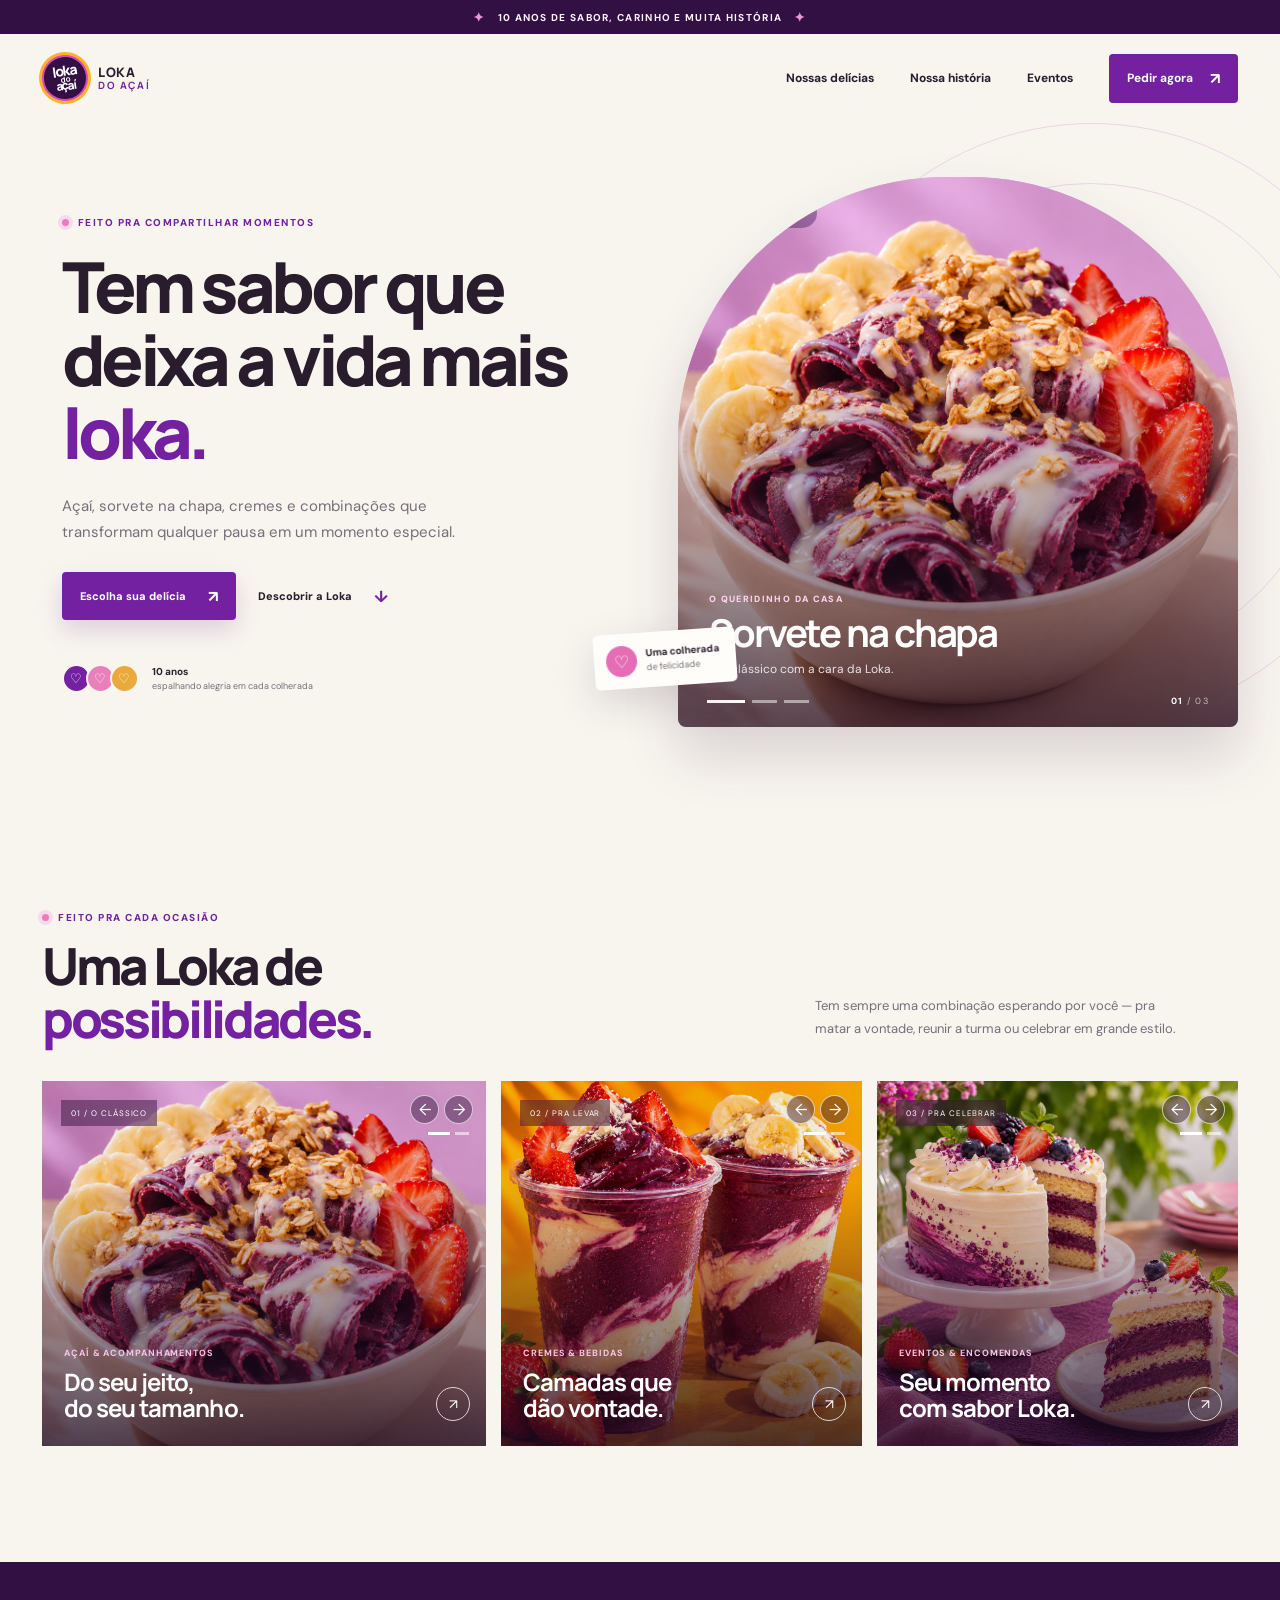
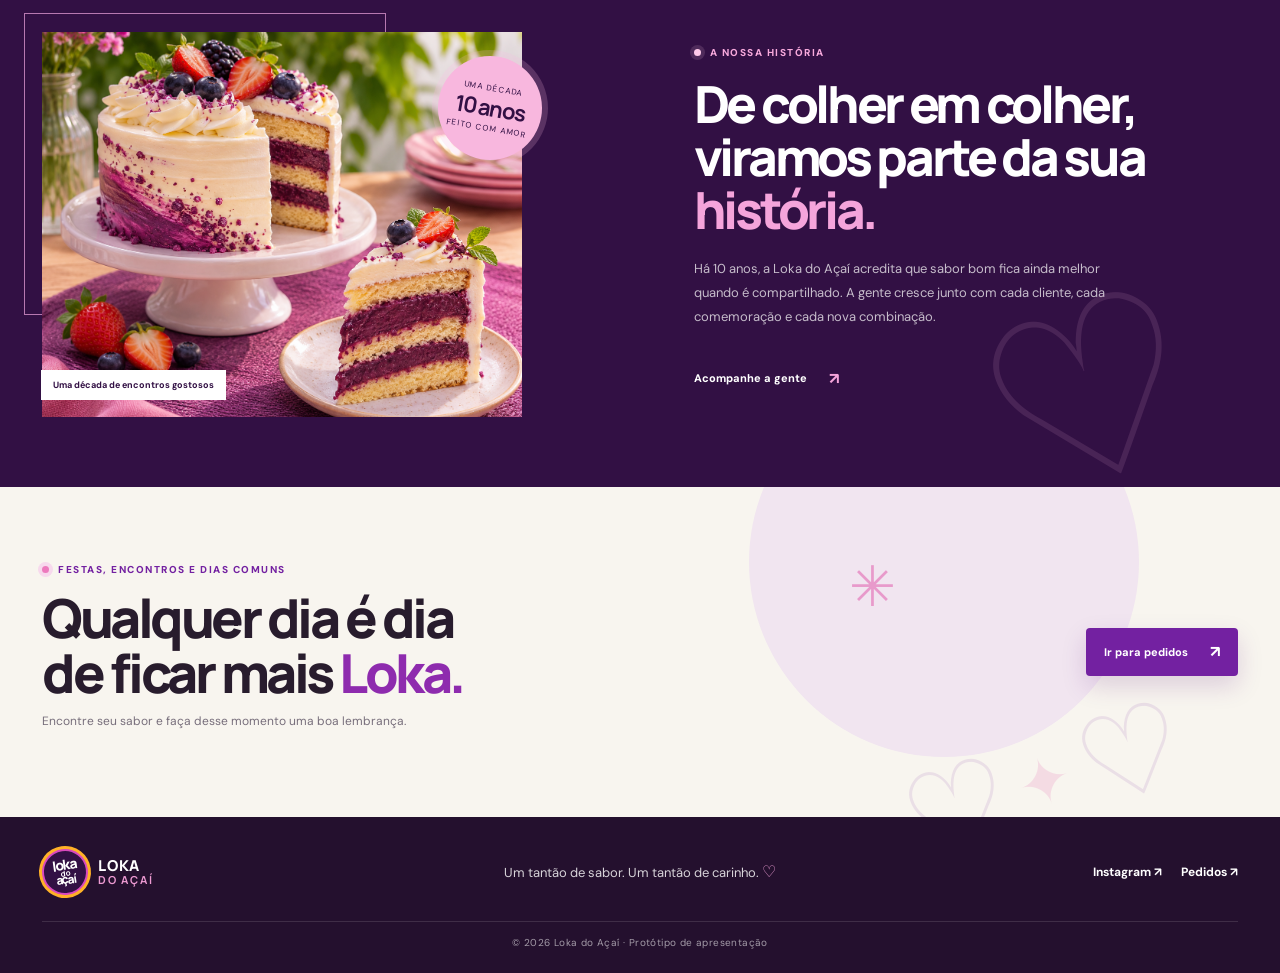
<file: index.html>
<!doctype html>
<html lang="pt-BR">
<head>
  <meta charset="utf-8">
  <meta name="viewport" content="width=device-width, initial-scale=1">
  <meta name="theme-color" content="#f8f5ef">
  <meta name="description" content="Açaí, sorvete na chapa, cremes, lanches e momentos especiais. Conheça a Loka do Açaí.">
  <title>Loka do Açaí — um sabor que faz história</title>
  <link rel="preconnect" href="https://fonts.googleapis.com">
  <link rel="preconnect" href="https://fonts.gstatic.com" crossorigin>
  <link href="https://fonts.googleapis.com/css2?family=DM+Sans:wght@400;500;600;700&family=Manrope:wght@400;500;600;700;800&display=swap" rel="stylesheet">
  <link rel="stylesheet" href="style.css">
  <script src="script.js" defer></script>
</head>
<body>
  <div class="announcement"><span aria-hidden="true">✦</span> 10 anos de sabor, carinho e muita história <span aria-hidden="true">✦</span></div>
  <header class="site-header">
    <a class="brand" href="#inicio" aria-label="Loka do Açaí, início">
      <span class="brand-mark"><span>loka</span><small>do</small><strong>açaí</strong></span>
      <span class="brand-name">LOKA <b>DO AÇAÍ</b></span>
    </a>
    <button class="menu-toggle" type="button" aria-label="Abrir menu" aria-expanded="false" aria-controls="main-nav"><span></span><span></span></button>
    <nav class="main-nav" id="main-nav" aria-label="Navegação principal">
      <a href="#experiencias">Nossas delícias</a><a href="#historia">Nossa história</a><a href="#eventos">Eventos</a>
      <a class="nav-cta" href="pedidos.html">Pedir agora <span aria-hidden="true">↗</span></a>
    </nav>
  </header>
  <main>
    <section class="hero section-shell" id="inicio">
      <div class="hero-copy">
        <div class="eyebrow"><span class="eyebrow-dot"></span> Feito pra compartilhar momentos</div>
        <h1>Tem sabor que<br>deixa a vida mais <em>loka.</em></h1>
        <p class="hero-lede">Açaí, sorvete na chapa, cremes e combinações que transformam qualquer pausa em um momento especial.</p>
        <div class="hero-actions">
          <a class="button button-primary" href="pedidos.html">Escolha sua delícia <span aria-hidden="true">↗</span></a>
          <a class="button button-text" href="#experiencias">Descobrir a Loka <span aria-hidden="true">↓</span></a>
        </div>
        <div class="hero-proof"><div class="proof-avatars" aria-hidden="true"><span>♡</span><span>♡</span><span>♡</span></div><p><strong>10 anos</strong><br>espalhando alegria em cada colherada</p></div>
      </div>
      <div class="hero-visual">
        <div class="orbit orbit-one" aria-hidden="true"></div><div class="orbit orbit-two" aria-hidden="true"></div>
        <div class="carousel" role="region" aria-label="Destaques do cardápio" aria-roledescription="carrossel">
          <div class="carousel-viewport"><div class="carousel-track">
            <article class="carousel-slide"><img src="assets/sorvete-na-chapa.png" alt="Sorvete de açaí servido com banana, morango, granola e creme"><div class="slide-caption"><span>O queridinho da casa</span><h2>Sorvete na chapa</h2><p>Um clássico com a cara da Loka.</p></div></article>
            <article class="carousel-slide"><img src="assets/creme-no-copo.png" alt="Copos de açaí cremoso com camadas de creme, morango e banana"><div class="slide-caption"><span>Camadas de felicidade</span><h2>Cremes &amp; açaí</h2><p>Seu mix favorito, do seu jeito.</p></div></article>
            <article class="carousel-slide"><img src="assets/bolo-de-festa.png" alt="Bolo decorado com creme, frutas vermelhas e recheio de açaí"><div class="slide-caption"><span>Pra comemorar junto</span><h2>Festas especiais</h2><p>Momentos grandes merecem sabor.</p></div></article>
          </div></div>
          <div class="carousel-topline"><span class="carousel-label"><i></i> Feito com carinho</span><div class="carousel-arrows"><button class="carousel-arrow previous" type="button" aria-label="Foto anterior">←</button><button class="carousel-arrow next" type="button" aria-label="Próxima foto">→</button></div></div>
          <div class="carousel-bottom"><div class="carousel-dots" aria-label="Escolher destaque"><button class="carousel-dot is-active" aria-label="Destaque 1" aria-current="true" type="button"></button><button class="carousel-dot" aria-label="Destaque 2" type="button"></button><button class="carousel-dot" aria-label="Destaque 3" type="button"></button></div><span class="carousel-count"><b>01</b> / 03</span></div>
        </div>
        <div class="floating-note"><span aria-hidden="true">♡</span><div><b>Uma colherada</b><small>de felicidade</small></div></div>
      </div>
    </section>

    <section class="experience section-shell" id="experiencias">
      <div class="section-heading" data-reveal><div><div class="eyebrow"><span class="eyebrow-dot"></span> Feito pra cada ocasião</div><h2>Uma Loka de<br><em>possibilidades.</em></h2></div><p>Tem sempre uma combinação esperando por você — pra matar a vontade, reunir a turma ou celebrar em grande estilo.</p></div>
      <div class="experience-grid">
        <article class="experience-card card-large" data-reveal>
          <div class="mini-carousel" data-mini-carousel role="region" aria-label="Galeria de açaí e acompanhamentos" aria-roledescription="carrossel">
            <div class="mini-viewport"><div class="mini-track">
              <div class="mini-slide"><img src="assets/sorvete-na-chapa.png" alt="" loading="lazy"></div>
              <div class="mini-slide"><img src="assets/creme-no-copo.png" alt="" loading="lazy"></div>
            </div></div>
          </div>
          <div class="card-shade"></div><span class="card-index">01 / O clássico</span>
          <div class="mini-controls"><button class="mini-arrow mini-prev" type="button" aria-label="Foto anterior: açaí e acompanhamentos">←</button><button class="mini-arrow mini-next" type="button" aria-label="Próxima foto: açaí e acompanhamentos">→</button></div>
          <div class="mini-dots" aria-label="Escolher foto de açaí e acompanhamentos"><button class="mini-dot is-active" type="button" aria-label="Mostrar foto 1" aria-current="true"></button><button class="mini-dot" type="button" aria-label="Mostrar foto 2"></button></div>
          <div class="experience-card-copy"><span>Açaí &amp; acompanhamentos</span><h3>Do seu jeito,<br>do seu tamanho.</h3><a class="round-arrow" href="pedidos.html" aria-label="Ver pedidos de açaí e acompanhamentos">↗</a></div>
        </article>
        <article class="experience-card" data-reveal>
          <div class="mini-carousel" data-mini-carousel role="region" aria-label="Galeria de cremes e bebidas" aria-roledescription="carrossel">
            <div class="mini-viewport"><div class="mini-track">
              <div class="mini-slide"><img src="assets/creme-no-copo.png" alt="" loading="lazy"></div>
              <div class="mini-slide"><img src="assets/sorvete-na-chapa.png" alt="" loading="lazy"></div>
            </div></div>
          </div>
          <div class="card-shade"></div><span class="card-index">02 / Pra levar</span>
          <div class="mini-controls"><button class="mini-arrow mini-prev" type="button" aria-label="Foto anterior: cremes e bebidas">←</button><button class="mini-arrow mini-next" type="button" aria-label="Próxima foto: cremes e bebidas">→</button></div>
          <div class="mini-dots" aria-label="Escolher foto de cremes e bebidas"><button class="mini-dot is-active" type="button" aria-label="Mostrar foto 1" aria-current="true"></button><button class="mini-dot" type="button" aria-label="Mostrar foto 2"></button></div>
          <div class="experience-card-copy"><span>Cremes &amp; bebidas</span><h3>Camadas que<br>dão vontade.</h3><a class="round-arrow" href="pedidos.html" aria-label="Ver pedidos de cremes e bebidas">↗</a></div>
        </article>
        <article class="experience-card" data-reveal>
          <div class="mini-carousel" data-mini-carousel role="region" aria-label="Galeria de eventos e encomendas" aria-roledescription="carrossel">
            <div class="mini-viewport"><div class="mini-track">
              <div class="mini-slide"><img src="assets/bolo-de-festa.png" alt="" loading="lazy"></div>
              <div class="mini-slide"><img src="assets/creme-no-copo.png" alt="" loading="lazy"></div>
            </div></div>
          </div>
          <div class="card-shade"></div><span class="card-index">03 / Pra celebrar</span>
          <div class="mini-controls"><button class="mini-arrow mini-prev" type="button" aria-label="Foto anterior: eventos e encomendas">←</button><button class="mini-arrow mini-next" type="button" aria-label="Próxima foto: eventos e encomendas">→</button></div>
          <div class="mini-dots" aria-label="Escolher foto de eventos e encomendas"><button class="mini-dot is-active" type="button" aria-label="Mostrar foto 1" aria-current="true"></button><button class="mini-dot" type="button" aria-label="Mostrar foto 2"></button></div>
          <div class="experience-card-copy"><span>Eventos &amp; encomendas</span><h3>Seu momento<br>com sabor Loka.</h3><a class="round-arrow" href="#eventos" aria-label="Saiba mais sobre eventos e encomendas">↗</a></div>
        </article>
      </div>
    </section>

    <section class="story" id="historia">
      <div class="story-inner section-shell">
        <div class="story-image" data-reveal><img src="assets/bolo-de-festa.png" alt="Sobremesa especial preparada para comemorar" loading="lazy"><div class="story-stamp"><span>uma década</span><b>10 anos</b><small>feito com amor</small></div><span class="story-caption">Uma década de encontros gostosos</span></div>
        <div class="story-copy" data-reveal><div class="eyebrow eyebrow-light"><span class="eyebrow-dot"></span> A nossa história</div><h2>De colher em colher,<br>viramos parte da sua <em>história.</em></h2><p>Há 10 anos, a Loka do Açaí acredita que sabor bom fica ainda melhor quando é compartilhado. A gente cresce junto com cada cliente, cada comemoração e cada nova combinação.</p><a class="button button-light" href="https://www.instagram.com/lokadoaioficial/" target="_blank" rel="noreferrer">Acompanhe a gente <span aria-hidden="true">↗</span></a><span class="story-doodle" aria-hidden="true">♡</span></div>
      </div>
    </section>

    <section class="event-cta section-shell" id="eventos">
      <div class="cta-star" aria-hidden="true">✳</div><div class="cta-copy" data-reveal><div class="eyebrow"><span class="eyebrow-dot"></span> Festas, encontros e dias comuns</div><h2>Qualquer dia é dia<br>de ficar mais <em>Loka.</em></h2><p>Encontre seu sabor e faça desse momento uma boa lembrança.</p></div><a class="button button-primary" href="pedidos.html">Ir para pedidos <span aria-hidden="true">↗</span></a><div class="cta-decoration" aria-hidden="true"><span>♡</span><span>✦</span><span>♡</span></div>
    </section>
  </main>
  <footer class="site-footer">
    <a class="brand footer-brand" href="#inicio" aria-label="Loka do Açaí, voltar ao início"><span class="brand-mark"><span>loka</span><small>do</small><strong>açaí</strong></span><span class="brand-name">LOKA <b>DO AÇAÍ</b></span></a>
    <p>Um tantão de sabor. Um tantão de carinho. <span>♡</span></p><div class="footer-links"><a href="https://www.instagram.com/lokadoaioficial/" target="_blank" rel="noreferrer">Instagram ↗</a><a href="pedidos.html">Pedidos ↗</a></div><small class="copyright">© 2026 Loka do Açaí · Protótipo de apresentação</small>
  </footer>
</body>
</html>
</file>
<file: style.css>
:root{--plum:#321044;--purple:#7321a1;--pink:#f2b5dc;--cream:#f8f5ef;--paper:#fffdf9;--ink:#281c2d;--muted:#776e7b;--line:rgba(50,16,68,.14);--sans:"DM Sans",sans-serif;--display:"Manrope",sans-serif}
*{box-sizing:border-box}html{scroll-behavior:smooth}body{margin:0;color:var(--ink);background:var(--cream);font-family:var(--sans);-webkit-font-smoothing:antialiased}a{color:inherit;text-decoration:none}button{font:inherit}
.announcement{min-height:34px;display:flex;align-items:center;justify-content:center;gap:12px;background:var(--plum);color:#fff5fc;font-size:10px;font-weight:700;letter-spacing:.13em;text-transform:uppercase}.announcement span{color:#ed98d2;font-size:13px}
.site-header{height:88px;max-width:1320px;padding:0 42px;margin:auto;display:flex;align-items:center;justify-content:space-between;position:relative;z-index:5}.brand{display:inline-flex;align-items:center;gap:10px}.brand-mark{width:46px;height:46px;border-radius:50%;background:var(--plum);color:white;display:flex;flex-direction:column;align-items:center;justify-content:center;line-height:.72;letter-spacing:-.08em;transform:rotate(-8deg);border:2px solid #d848be;box-shadow:0 0 0 3px #ffb127;font-family:var(--display)}.brand-mark span{font-weight:800;font-size:14px}.brand-mark small{font-size:8px;font-weight:700;letter-spacing:0}.brand-mark strong{font-size:12px;font-weight:800}.brand-name{font-family:var(--display);font-size:13px;font-weight:800;letter-spacing:.05em;line-height:1.15}.brand-name b{display:block;color:var(--purple);font-size:10px;letter-spacing:.16em}
.main-nav{display:flex;align-items:center;gap:36px;font-size:12px;font-weight:700}.main-nav>a:not(.nav-cta){transition:color .2s}.main-nav>a:not(.nav-cta):hover{color:var(--purple)}.nav-cta{display:inline-flex;align-items:center;gap:17px;padding:14px 18px;border-radius:4px;background:var(--purple);color:white;transition:background .2s,transform .2s}.nav-cta:hover,.button-primary:hover{background:var(--plum);transform:translateY(-2px)}.nav-cta span{font-size:16px}.menu-toggle{display:none}.section-shell{max-width:1320px;margin-inline:auto;padding-inline:42px}
.hero{min-height:660px;padding-top:55px;padding-bottom:96px;display:grid;grid-template-columns:.93fr 1.07fr;align-items:center;gap:45px;position:relative;overflow:hidden}.hero-copy{position:relative;z-index:2;padding:5px 0 0 3.7%;animation:rise-in .75s both}.eyebrow{display:flex;align-items:center;gap:9px;color:var(--purple);font-size:10px;font-weight:800;letter-spacing:.15em;text-transform:uppercase}.eyebrow-dot{width:7px;height:7px;border-radius:50%;background:#ed7abd;box-shadow:0 0 0 4px #f7d9ed}
.hero h1,.section-heading h2,.story h2,.cta-copy h2{margin:21px 0 0;font-family:var(--display);font-size:clamp(42px,5.5vw,72px);line-height:1.04;letter-spacing:-.065em;font-weight:800}h1 em,h2 em{color:var(--purple);font-style:normal}.hero-lede{max-width:430px;color:var(--muted);font-size:15px;line-height:1.75;margin:23px 0 27px}.hero-actions{display:flex;align-items:center;gap:22px}.button{min-height:48px;padding:0 18px;display:inline-flex;align-items:center;justify-content:center;gap:22px;font-size:11px;font-weight:800;transition:.25s ease}.button-primary{color:white;border-radius:4px;background:var(--purple);box-shadow:0 10px 24px rgba(91,18,126,.17)}.button-primary span,.button-light span{font-size:16px}.button-text{padding-inline:0;color:var(--ink)}.button-text span{color:var(--purple);font-size:16px;transition:transform .2s}.button-text:hover span{transform:translateY(4px)}.hero-proof{margin-top:44px;display:flex;align-items:center;gap:13px}.proof-avatars{display:flex;padding-left:5px}.proof-avatars span{width:29px;height:29px;margin-left:-5px;display:grid;place-items:center;border-radius:50%;border:2px solid var(--cream);color:white;background:var(--purple);font-size:13px}.proof-avatars span:nth-child(2){background:#e881ba}.proof-avatars span:nth-child(3){background:#e9aa3b}.hero-proof p{margin:0;font-size:9px;line-height:1.5;color:var(--muted)}.hero-proof strong{color:var(--ink);font-size:10px}
.hero-visual{min-width:0;position:relative;animation:rise-in .85s .12s both}.carousel{position:relative;z-index:1;width:min(100%,560px);margin:0 0 0 auto;height:clamp(410px,46vw,550px);border-radius:48% 48% 8px 8px;overflow:hidden;background:#dba4d7;box-shadow:0 28px 55px rgba(54,19,62,.16)}.carousel-viewport,.carousel-track,.carousel-slide{width:100%;height:100%}.carousel-viewport{overflow:hidden}.carousel-track{display:flex;transition:transform .8s cubic-bezier(.2,.75,.25,1);will-change:transform}.carousel-slide{flex:0 0 100%;position:relative;overflow:hidden}.carousel-slide::after{content:"";position:absolute;inset:35% 0 0;background:linear-gradient(transparent,rgba(28,10,34,.72));pointer-events:none}.carousel-slide img{width:100%;height:100%;display:block;object-fit:cover;transition:transform 5.5s ease}.carousel-slide.is-current img{transform:scale(1.07)}.slide-caption{position:absolute;z-index:1;bottom:50px;left:31px;color:#fff;max-width:80%}.slide-caption>span{display:inline-block;margin-bottom:8px;font-size:9px;font-weight:800;letter-spacing:.15em;text-transform:uppercase;color:#ffd4ef}.slide-caption h2{margin:0;font-family:var(--display);font-size:clamp(26px,3vw,40px);line-height:1.05;letter-spacing:-.055em}.slide-caption p{margin:8px 0 0;font-size:12px;opacity:.85}
.carousel-topline{position:absolute;z-index:2;top:18px;left:19px;right:19px;display:flex;justify-content:space-between;align-items:center}.carousel-label{display:flex;align-items:center;gap:7px;padding:9px 12px;border-radius:30px;color:white;background:rgba(49,16,68,.38);backdrop-filter:blur(12px);font-size:9px;font-weight:700}.carousel-label i{width:6px;height:6px;background:#ff9ed7;border-radius:50%;box-shadow:0 0 10px #ff9ed7}.carousel-arrows{display:flex;gap:7px}.carousel-arrow{width:35px;height:35px;padding:0;border:1px solid rgba(255,255,255,.5);border-radius:50%;background:rgba(40,17,48,.25);color:#fff;cursor:pointer;backdrop-filter:blur(10px);transition:background .2s,transform .2s}.carousel-arrow:hover{background:var(--purple);transform:scale(1.07)}.carousel-bottom{position:absolute;z-index:2;left:29px;right:29px;bottom:20px;display:flex;align-items:center;justify-content:space-between}.carousel-dots{display:flex;gap:7px}.carousel-dot{width:25px;height:3px;border:0;padding:0;cursor:pointer;background:rgba(255,255,255,.5);transition:width .25s,background .25s}.carousel-dot.is-active{width:38px;background:white}.carousel-count{color:rgba(255,255,255,.65);font-size:9px;letter-spacing:.14em}.carousel-count b{color:white}.orbit{position:absolute;border:1px solid rgba(137,44,176,.15);border-radius:50%;pointer-events:none}.orbit-one{width:600px;height:600px;top:-54px;right:-154px}.orbit-two{width:480px;height:480px;top:6px;right:-92px}.floating-note{position:absolute;z-index:3;display:flex;align-items:center;gap:9px;bottom:41px;left:-28px;padding:12px 16px 12px 12px;border-radius:5px;background:var(--paper);box-shadow:0 14px 40px rgba(45,21,47,.15);transform:rotate(-4deg);animation:float 4s ease-in-out infinite}.floating-note>span{width:31px;height:31px;border-radius:50%;display:grid;place-items:center;color:white;background:#e56db5;font-size:17px}.floating-note b,.floating-note small{display:block}.floating-note b{font-size:10px}.floating-note small{margin-top:2px;color:var(--muted);font-size:9px}
.experience{padding-top:88px;padding-bottom:116px}
.section-heading{display:flex;align-items:end;justify-content:space-between;gap:45px;margin-bottom:35px}
.section-heading h2{font-size:clamp(38px,4vw,53px);margin-top:15px}
.section-heading>p{max-width:375px;margin:0 4% 5px 0;color:var(--muted);font-size:13px;line-height:1.8}
.experience-grid{display:grid;grid-template-columns:1.23fr 1fr 1fr;gap:15px}
.experience-card{min-height:365px;position:relative;display:block;overflow:hidden;color:white;background:var(--plum);isolation:isolate;transition:transform .4s cubic-bezier(.2,.8,.2,1),box-shadow .4s;touch-action:pan-y}
.experience-card:hover,.experience-card.is-visible:hover{transform:translateY(-7px);box-shadow:0 20px 38px rgba(41,14,51,.2)}
.mini-carousel{position:absolute;inset:0;z-index:0;overflow:hidden}
.mini-viewport,.mini-track,.mini-slide{width:100%;height:100%}
.mini-viewport{overflow:hidden;touch-action:pan-y}
.mini-track{display:flex;transition:transform .8s cubic-bezier(.2,.75,.25,1);will-change:transform}
.mini-slide{flex:0 0 100%;position:relative;overflow:hidden}
.mini-slide img{width:100%;height:100%;position:absolute;inset:0;display:block;object-fit:cover;transition:transform 5.2s ease}
.mini-slide.is-current img{transform:scale(1.08)}
.card-shade{position:absolute;z-index:1;inset:0;background:linear-gradient(180deg,rgba(30,11,35,.05) 28%,rgba(26,10,36,.77) 100%);pointer-events:none}
.card-index{position:absolute;z-index:3;left:19px;top:19px;padding:8px 10px;background:rgba(42,13,53,.46);backdrop-filter:blur(10px);font-size:8px;letter-spacing:.12em;text-transform:uppercase}
.mini-controls{position:absolute;z-index:4;top:14px;right:13px;display:flex;gap:5px}
.mini-arrow{width:29px;height:29px;padding:0;border:1px solid rgba(255,255,255,.65);border-radius:50%;display:grid;place-items:center;background:rgba(42,13,53,.42);backdrop-filter:blur(9px);color:#fff;cursor:pointer;transition:background .2s,transform .2s}
.mini-arrow:hover{background:var(--purple);transform:scale(1.1)}.mini-arrow:focus-visible,.mini-dot:focus-visible{outline:2px solid white;outline-offset:3px}
.mini-dots{position:absolute;z-index:4;top:51px;right:17px;display:flex;align-items:center;gap:5px}
.mini-dot{width:14px;height:3px;padding:0;border:0;background:rgba(255,255,255,.56);cursor:pointer;transition:width .25s,background .25s}
.mini-dot.is-active{width:22px;background:white}
.experience-card-copy{position:absolute;z-index:3;left:22px;right:16px;bottom:24px}
.experience-card-copy>span{color:#f9c4e7;font-size:9px;font-weight:700;letter-spacing:.1em;text-transform:uppercase}
.experience-card-copy h3{margin:8px 0 0;font-family:var(--display);font-size:24px;line-height:1.1;letter-spacing:-.04em}
.round-arrow{position:absolute;z-index:5;right:0;bottom:1px;width:34px;height:34px;border:1px solid rgba(255,255,255,.78);border-radius:50%;display:grid;place-items:center;font-size:14px;transition:background .2s,color .2s,transform .2s}
.experience-card:hover .round-arrow{background:white;color:var(--plum);transform:rotate(45deg)}
body.has-reveal [data-reveal]{opacity:0;transform:translateY(24px);transition:opacity .7s ease,transform .7s cubic-bezier(.2,.75,.25,1)}
body.has-reveal [data-reveal].is-visible{opacity:1;transform:translateY(0)}
body.has-reveal .experience-card.is-visible:hover{transform:translateY(-7px)}
.experience-grid [data-reveal]:nth-child(2){transition-delay:100ms}
.experience-grid [data-reveal]:nth-child(3){transition-delay:200ms}
.story{background:var(--plum);color:white;overflow:hidden}.story-inner{min-height:525px;display:grid;grid-template-columns:1fr 1fr;align-items:center;gap:9%;padding-top:64px;padding-bottom:64px}.story-image{position:relative;max-width:480px;height:385px}.story-image::before{content:"";position:absolute;width:75%;height:78%;top:-19px;left:-18px;border:1px solid rgba(240,166,224,.7)}.story-image img{width:100%;height:100%;object-fit:cover;position:relative;z-index:1}.story-stamp{position:absolute;z-index:2;right:-20px;top:24px;width:104px;height:104px;border-radius:50%;display:flex;flex-direction:column;align-items:center;justify-content:center;color:var(--plum);background:#f8b7de;transform:rotate(10deg);box-shadow:0 0 0 6px rgba(248,183,222,.2)}.story-stamp span,.story-stamp small{font-size:8px;text-transform:uppercase;letter-spacing:.12em}.story-stamp b{font-family:var(--display);font-size:22px;letter-spacing:-.07em}.story-caption{position:absolute;z-index:2;left:-1px;bottom:17px;padding:9px 12px;color:var(--plum);background:white;font-size:9px;font-weight:700}.eyebrow-light{color:#f7a9dc}.eyebrow-light .eyebrow-dot{background:#ffcaea;box-shadow:0 0 0 4px rgba(255,202,234,.14)}.story h2{margin-top:18px;font-size:clamp(37px,4vw,52px)}.story h2 em{color:#f5a4db}.story-copy>p{max-width:440px;margin:21px 0 25px;color:rgba(255,255,255,.72);font-size:13px;line-height:1.85}.button-light{padding-inline:0;color:white}.button-light span{color:#f5a4db}.story-doodle{position:absolute;right:7%;bottom:-114px;color:rgba(250,179,225,.12);font-size:240px;line-height:1;transform:rotate(-20deg);pointer-events:none}
.event-cta{min-height:330px;padding-top:76px;padding-bottom:76px;display:flex;align-items:center;justify-content:space-between;gap:30px;position:relative;overflow:hidden}.event-cta::before{content:"";position:absolute;width:390px;height:390px;border-radius:50%;background:#f1e5f0;right:11%;top:-120px}.cta-copy,.event-cta>.button{position:relative;z-index:1}.cta-copy h2{margin-top:14px;font-size:clamp(37px,4.2vw,55px)}.cta-copy h2 em{color:#8e2bae}.cta-copy p{color:var(--muted);font-size:12px}.cta-star{position:absolute;z-index:1;right:30%;top:63px;color:#e89acb;font-size:56px;animation:slow-spin 18s linear infinite}.cta-decoration{position:absolute;right:7%;bottom:-43px;color:rgba(115,33,161,.1);font-size:120px;transform:rotate(-18deg);display:flex;align-items:center;gap:10px}.cta-decoration span:nth-child(2){font-size:64px;color:rgba(231,125,184,.21)}
.site-footer{min-height:156px;padding:28px 42px 22px;color:white;background:#24102e;display:grid;grid-template-columns:1fr 1.2fr 1fr;align-items:center;gap:20px}.footer-brand .brand-name{font-size:15px;color:white}.footer-brand .brand-name b{font-size:11px;color:#ed9ad2}.site-footer>p{color:rgba(255,255,255,.82);font-size:13px;text-align:center}.site-footer>p span{color:#ee9ed6;font-size:16px}.footer-links{display:flex;justify-content:flex-end;gap:19px;font-size:12px;font-weight:700}.footer-links a:hover{color:#f5a4db}.copyright{grid-column:1/-1;padding-top:14px;border-top:1px solid rgba(255,255,255,.12);color:rgba(255,255,255,.58);font-size:10px;letter-spacing:.04em;text-align:center}
@keyframes rise-in{from{opacity:0;transform:translateY(22px)}to{opacity:1;transform:translateY(0)}}@keyframes float{0%,100%{transform:translateY(0) rotate(-4deg)}50%{transform:translateY(-9px) rotate(-2deg)}}@keyframes slow-spin{to{transform:rotate(340deg)}}
@media(min-width:1450px){.hero{min-height:720px}}
@media(max-width:900px){.site-header{padding-inline:25px}.section-shell{padding-inline:25px}.hero{grid-template-columns:.9fr 1.1fr;gap:22px;min-height:590px}.hero-copy{padding-left:0}.hero h1{font-size:clamp(42px,6vw,59px)}.carousel{height:440px}.main-nav{gap:20px}.experience-card{min-height:310px}.story-inner{gap:6%}.story-image{height:340px}}
@media(max-width:680px){.announcement{min-height:31px;font-size:8px;letter-spacing:.1em}.site-header{height:72px;padding-inline:20px}.brand-mark{width:39px;height:39px}.brand-mark span{font-size:12px}.brand-name{font-size:11px}.brand-name b{font-size:8px}.menu-toggle{display:flex;flex-direction:column;justify-content:center;gap:5px;width:42px;height:42px;border:1px solid var(--line);border-radius:50%;background:transparent;cursor:pointer}.menu-toggle span{width:16px;height:1.5px;background:var(--plum);margin-inline:auto;transition:transform .2s}.menu-toggle[aria-expanded=true] span:first-child{transform:translateY(3.3px) rotate(45deg)}.menu-toggle[aria-expanded=true] span:last-child{transform:translateY(-3.3px) rotate(-45deg)}.main-nav{position:absolute;top:63px;left:13px;right:13px;display:none;flex-direction:column;align-items:stretch;gap:0;padding:8px 16px 16px;background:var(--paper);border:1px solid var(--line);box-shadow:0 16px 35px rgba(42,17,48,.14)}.main-nav.is-open{display:flex}.main-nav>a:not(.nav-cta){padding:14px 4px;border-bottom:1px solid var(--line)}.nav-cta{justify-content:space-between;margin-top:12px}.section-shell{padding-inline:20px}.hero{min-height:0;grid-template-columns:1fr;gap:37px;padding-top:41px;padding-bottom:75px;overflow:hidden}.hero-copy{padding:0}.hero h1{margin-top:18px;font-size:clamp(43px,12vw,65px)}.hero-lede{max-width:440px;margin-top:17px;font-size:13px}.hero-actions{gap:15px;flex-wrap:wrap}.button{min-height:45px;font-size:10px}.hero-proof{margin-top:27px}.carousel{width:calc(100% - 14px);height:min(112vw,480px);margin-right:0;margin-left:auto;border-radius:48% 48% 7px 7px}.slide-caption{left:23px;bottom:46px}.slide-caption h2{font-size:33px}.floating-note{left:-1px;bottom:26px}.orbit-one{width:480px;height:480px;top:-20px;right:-128px}.orbit-two{width:380px;height:380px;top:30px;right:-80px}.experience{padding-top:65px;padding-bottom:77px}.section-heading{display:block;margin-bottom:24px}.section-heading h2{font-size:42px}.section-heading>p{margin:17px 0 0;font-size:12px}.experience-grid{grid-template-columns:1fr 1fr;gap:10px}.experience-card{min-height:260px}.experience-card.card-large{grid-column:1/-1;min-height:310px}.experience-card-copy{left:15px;bottom:17px}.experience-card-copy h3{font-size:20px}.experience-card-copy>span{font-size:8px}.round-arrow{width:29px;height:29px;font-size:12px}.card-index{top:12px;left:12px;font-size:7px}.story-inner{grid-template-columns:1fr;gap:43px;padding-top:58px;padding-bottom:63px}.story-image{width:calc(100% - 16px);height:min(82vw,390px);margin-left:8px}.story-stamp{width:87px;height:87px;right:-12px;top:13px}.story-stamp b{font-size:19px}.story h2{font-size:40px}.story-copy>p{font-size:12px}.event-cta{min-height:0;display:block;padding-top:67px;padding-bottom:76px}.cta-copy h2{font-size:42px}.cta-copy p{max-width:260px;line-height:1.7}.event-cta>.button{margin-top:17px}.cta-star{right:12%;top:49px;font-size:42px}.cta-decoration{right:0;font-size:93px}.site-footer{padding:28px 20px 20px;grid-template-columns:1fr auto;gap:17px 8px}.site-footer>p{grid-column:1/-1;grid-row:2;margin:0;text-align:left}.footer-links{grid-column:2;grid-row:1;flex-direction:column;gap:10px}.footer-brand .brand-name{font-size:13px}.footer-brand .brand-name b{font-size:10px}.site-footer>p{font-size:12px}.copyright{grid-row:3;font-size:9px}}
@media(prefers-reduced-motion:reduce){*,*::before,*::after{scroll-behavior:auto!important;animation-duration:.01ms!important;animation-iteration-count:1!important;transition-duration:.01ms!important}}
</file>
